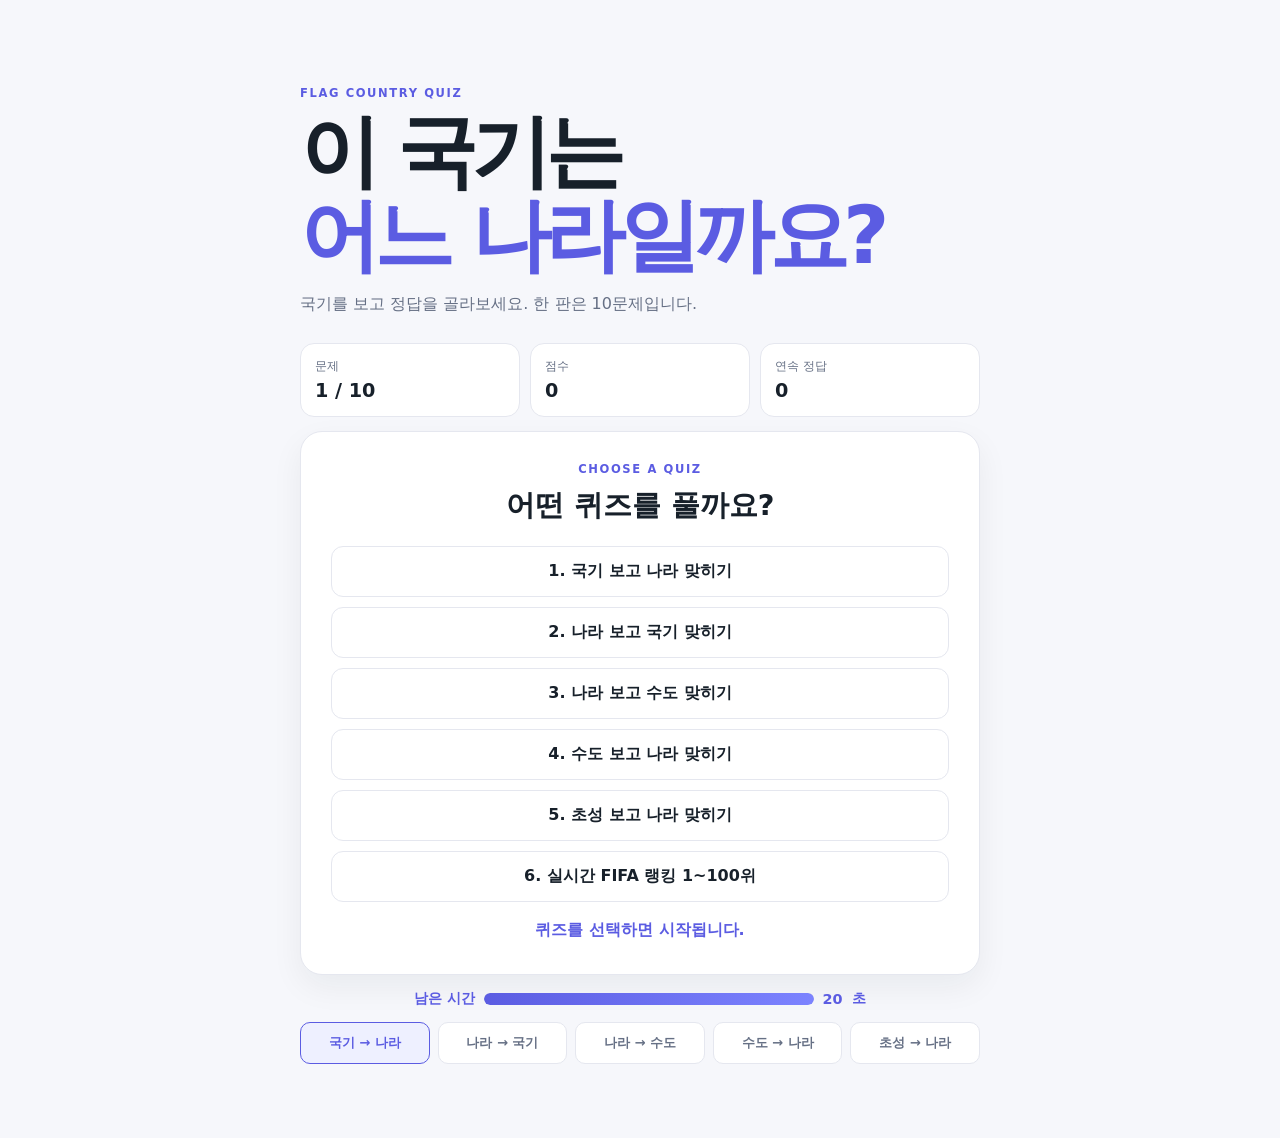
<file: index.html>
<!doctype html>
<html lang="ko">
  <head>
    <meta charset="utf-8">
    <meta name="viewport" content="width=device-width, initial-scale=1">
    <meta name="description" content="국기를 보고 나라 이름을 맞히는 미니 퀴즈 게임">
    <title>Flag Quiz · 국기 나라 맞히기</title>
    <link rel="stylesheet" href="styles.css?v=7">
    <script type="module" src="script.js?v=11"></script>
  </head>
  <body>
    <main class="app-shell">
      <header class="hero">
        <p class="eyebrow">FLAG COUNTRY QUIZ</p>
        <h1>이 국기는<br><span>어느 나라일까요?</span></h1>
        <p>국기를 보고 정답을 골라보세요. 한 판은 10문제입니다.</p>
      </header>

      <section class="scoreboard" aria-label="게임 점수">
        <div><span>문제</span><strong id="question-number">1 / 10</strong></div>
        <div><span>점수</span><strong id="score">0</strong></div>
        <div><span>연속 정답</span><strong id="streak">0</strong></div>
      </section>

      <section id="start-screen" class="start-screen" aria-labelledby="start-title">
        <p class="eyebrow">CHOOSE A QUIZ</p>
        <h2 id="start-title">어떤 퀴즈를 풀까요?</h2>
        <div class="start-options">
          <button type="button" data-start-category="flag-country">1. 국기 보고 나라 맞히기</button>
          <button type="button" data-start-category="country-flag">2. 나라 보고 국기 맞히기</button>
          <button type="button" data-start-category="country-capital">3. 나라 보고 수도 맞히기</button>
          <button type="button" data-start-category="capital-country">4. 수도 보고 나라 맞히기</button>
          <button type="button" data-start-category="initial-country">5. 초성 보고 나라 맞히기</button>
          <a class="start-option-link" href="rankings.html">6. 실시간 FIFA 랭킹 1~100위</a>
        </div>
        <p id="start-message" class="start-message">퀴즈를 선택하면 시작됩니다.</p>
      </section>
      <div class="timer" aria-live="polite"><span>남은 시간</span><div class="timer-track" aria-hidden="true"><span id="timer-progress"></span></div><strong id="timer">20</strong><span>초</span></div>

      <nav class="category-tabs" aria-label="퀴즈 종류">
        <button class="category-tab active" type="button" data-category="flag-country">국기 → 나라</button>
        <button class="category-tab" type="button" data-category="country-flag">나라 → 국기</button>
        <button class="category-tab" type="button" data-category="country-capital">나라 → 수도</button>
          <button class="category-tab" type="button" data-category="capital-country">수도 → 나라</button>
        <button class="category-tab" type="button" data-category="initial-country">초성 → 나라</button>
      </nav>

      <section class="quiz-card" aria-labelledby="quiz-title">
        <h2 id="quiz-title" class="sr-only">국기 퀴즈</h2>
        <div id="flag" class="flag" role="img" aria-label="국기"></div>
        <p id="prompt" class="prompt">정답을 선택하세요</p>
        <div id="answers" class="answers"></div>
        <div id="voice-answer" class="voice-answer" hidden><span>인식한 답</span><output id="recognized-answer">-</output></div>
        <p id="feedback" class="feedback" role="status" aria-live="polite"></p>
        <div class="voice-controls" aria-label="음성 기능"><span id="voice-status" role="status">문제를 읽고 있습니다…</span><button id="voice-retry" type="button">🎙️ 음성으로 답하기</button></div>
        <button id="next" class="next-button" type="button" hidden>다음 문제 →</button>
      </section>

      <section id="result" class="result-card" hidden aria-live="polite">
        <p class="eyebrow">QUIZ COMPLETE</p>
        <h2><span id="final-score">0</span> / 10</h2>
        <p id="result-message"></p>
        <button id="restart" class="next-button" type="button">다시 시작</button>
      </section>
    </main>
  </body>
</html>
</file>
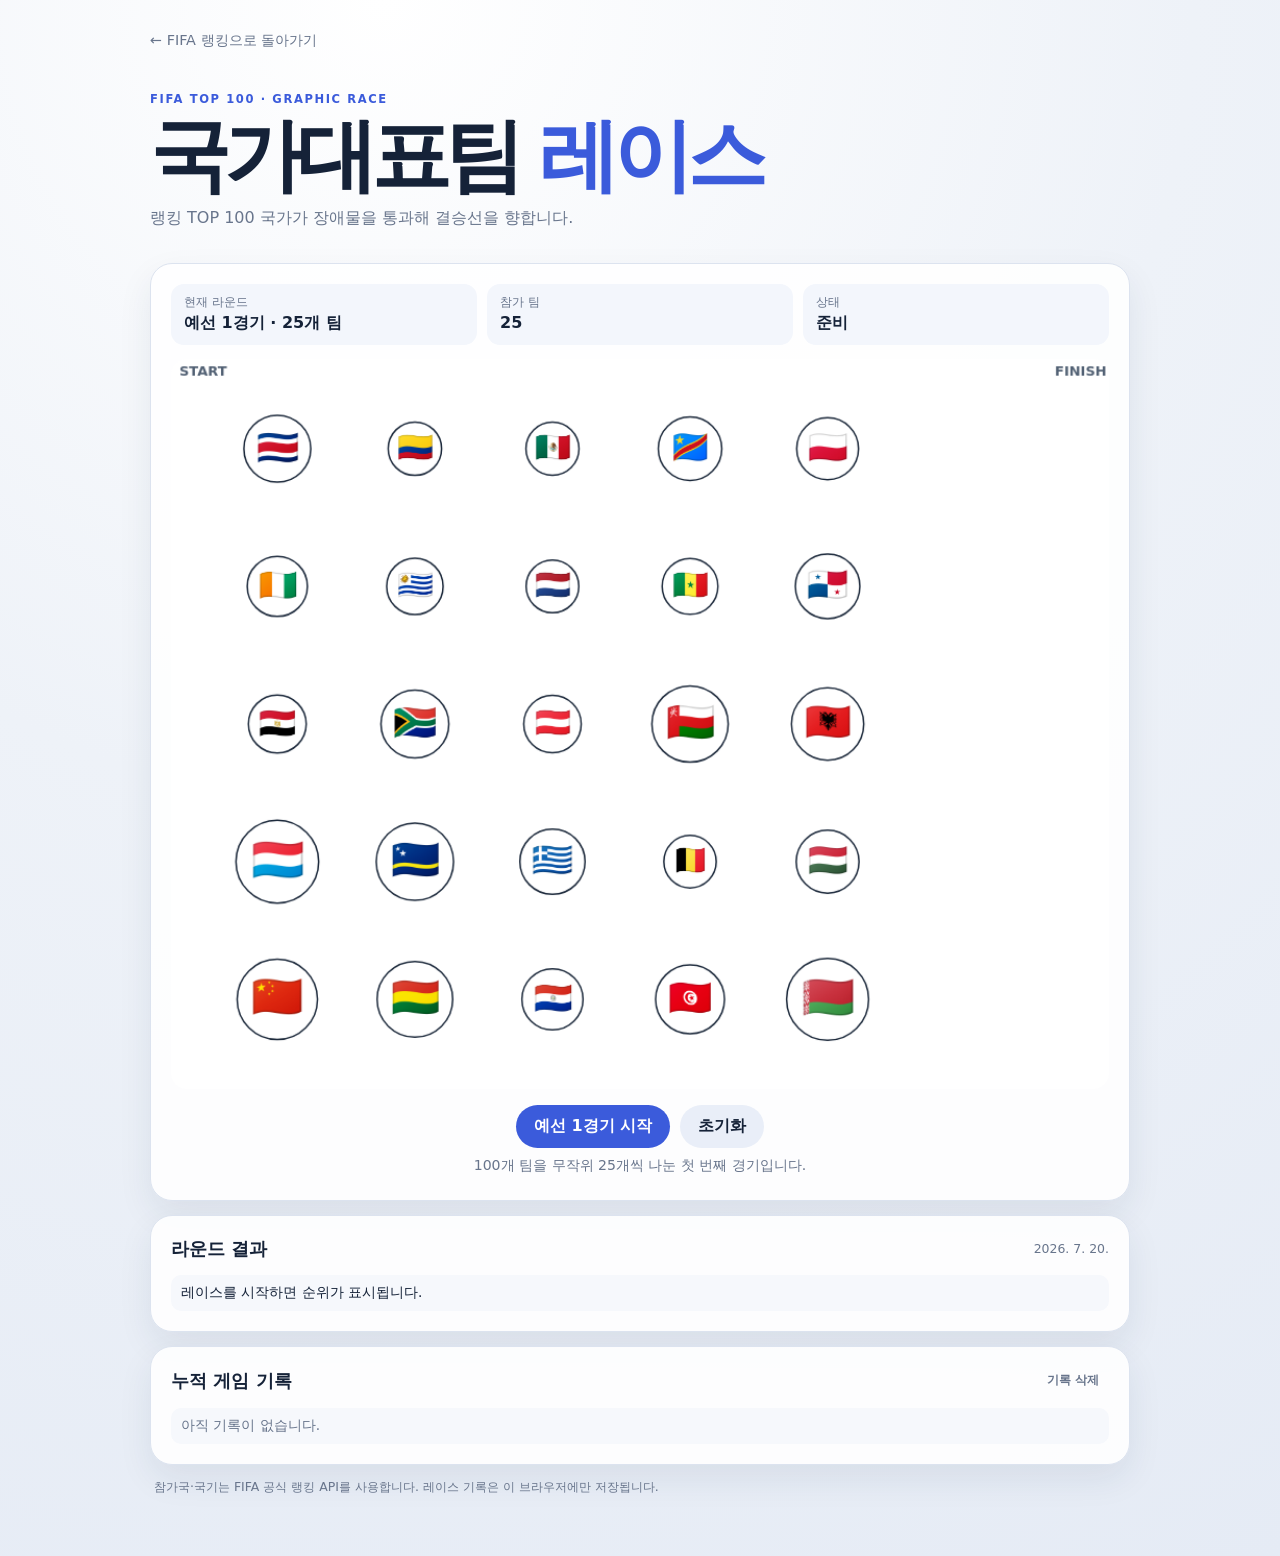
<file: football.html>
<!doctype html>
<html lang="ko">
  <head>
    <meta charset="utf-8">
    <meta name="viewport" content="width=device-width, initial-scale=1">
    <meta name="description" content="FIFA TOP 100 국가대표팀 그래픽 레이스 토너먼트">
    <title>FIFA TOP 100 그래픽 레이스</title>
    <link rel="stylesheet" href="football.css?v=5">
    <script src="vendor/matter.min.js?v=0.20.0"></script>
    <script type="module" src="football.js?v=10"></script>
  </head>
  <body>
    <main class="football-shell">
      <a class="back-link" href="rankings.html">← FIFA 랭킹으로 돌아가기</a>
      <header class="football-header">
        <p class="eyebrow">FIFA TOP 100 · GRAPHIC RACE</p>
        <h1>국가대표팀 <span>레이스</span></h1>
        <p>랭킹 TOP 100 국가가 장애물을 통과해 결승선을 향합니다.</p>
      </header>

      <section class="race-panel" aria-label="레이스 게임">
        <div class="race-toolbar">
          <div><span class="label">현재 라운드</span><strong id="round-label">FIFA TOP 100</strong></div>
          <div><span class="label">참가 팀</span><strong id="team-count">100</strong></div>
          <div><span class="label">상태</span><strong id="race-status">준비</strong></div>
        </div>
        <div class="canvas-wrap"><canvas id="race-canvas" width="900" height="700" aria-label="국가대표팀 가로 레이스 그래픽"></canvas><div id="canvas-loading" class="canvas-loading">FIFA TOP 100을 불러오는 중입니다…</div></div>
        <div class="race-controls"><button id="start-race" class="primary-button" type="button" disabled>레이스 시작</button><button id="reset-race" class="secondary-button" type="button">초기화</button></div>
        <p id="race-message" class="race-message" role="status" aria-live="polite"></p>
      </section>

      <section class="standings-panel" aria-labelledby="standings-title">
        <div class="section-heading"><h2 id="standings-title">라운드 결과</h2><span id="last-update"></span></div>
        <ol id="standings-list" class="standings-list"><li>레이스를 시작하면 순위가 표시됩니다.</li></ol>
      </section>

      <section class="history-panel" aria-labelledby="history-title">
        <div class="section-heading"><h2 id="history-title">누적 게임 기록</h2><button id="clear-history" class="text-button" type="button">기록 삭제</button></div>
        <ul id="history-list" class="history-list"><li>아직 기록이 없습니다.</li></ul>
      </section>
      <p class="source-note">참가국·국기는 FIFA 공식 랭킹 API를 사용합니다. 레이스 기록은 이 브라우저에만 저장됩니다.</p>
    </main>
  </body>
</html>
</file>
<file: styles.css>
:root { --ink:#17202a; --muted:#667085; --paper:#f6f7fb; --card:#fff; --line:#e5e7ef; --accent:#5b5ce2; --good:#087443; --bad:#b42318; }
* { box-sizing:border-box; }
body { margin:0; min-height:100vh; color:var(--ink); background:var(--paper); font-family:system-ui,"Noto Sans KR",sans-serif; }
.app-shell { width:min(680px,calc(100% - 32px)); margin:0 auto; padding:32px 0 60px; }
.back-link { color:var(--muted); font-size:.85rem; text-decoration:none; } .back-link:hover { color:var(--ink); }
.hero { padding:54px 0 28px; } .eyebrow { margin:0 0 10px; color:var(--accent); font-size:.72rem; font-weight:800; letter-spacing:.14em; } h1 { margin:0 0 16px; font-size:clamp(2.8rem,8vw,5rem); line-height:1.05; letter-spacing:-.07em; } h1 span { color:var(--accent); } .hero p:last-child { margin:0; color:var(--muted); }
.scoreboard { display:grid; grid-template-columns:repeat(3,1fr); gap:10px; margin-bottom:14px; } .scoreboard div { padding:14px; border:1px solid var(--line); border-radius:14px; background:var(--card); } .scoreboard span,.scoreboard strong { display:block; } .scoreboard span { color:var(--muted); font-size:.75rem; } .scoreboard strong { margin-top:4px; font-size:1.2rem; }
.category-tabs { display:grid; grid-template-columns:repeat(5,1fr); gap:8px; margin-bottom:14px; } .category-tab { padding:11px 8px; border:1px solid var(--line); border-radius:10px; color:var(--muted); background:var(--card); cursor:pointer; font:inherit; font-size:.82rem; font-weight:700; } .category-tab.active { border-color:var(--accent); color:var(--accent); background:#eef0ff; }
.start-screen { padding:30px; margin-bottom:14px; border:1px solid var(--line); border-radius:22px; background:var(--card); text-align:center; box-shadow:0 12px 32px rgba(23,32,42,.06); } .start-screen h2 { margin:0 0 20px; font-size:1.8rem; } .start-options { display:grid; gap:10px; } .start-options button,.start-option-link { display:block; padding:14px; border:1px solid var(--line); border-radius:12px; color:var(--ink); background:#fff; cursor:pointer; font:inherit; font-weight:700; text-decoration:none; } .start-options button:hover,.start-options button:focus-visible,.start-option-link:hover,.start-option-link:focus-visible { border-color:var(--accent); outline:3px solid #eef0ff; } .start-message { min-height:24px; margin:18px 0 0; color:var(--accent); font-weight:700; }
.timer { display:flex; align-items:center; justify-content:center; gap:8px; margin:0 0 14px; color:var(--accent); font-size:.9rem; font-weight:700; } .timer-track { width:min(330px,55vw); height:12px; overflow:hidden; border-radius:999px; background:#e4e6f2; box-shadow:inset 0 1px 3px rgba(23,32,42,.12); } .timer-track span { display:block; width:100%; height:100%; border-radius:inherit; background:linear-gradient(90deg,#5b5ce2,#7c83ff); transition:width .9s linear,background .2s ease; } .timer strong { display:inline-grid; place-items:center; min-width:22px; color:var(--accent); } .timer.warning { color:var(--bad); } .timer.warning .timer-track span { background:linear-gradient(90deg,#f59e0b,#dc2626); } .timer.warning strong { color:var(--bad); }
.quiz-card,.result-card { padding:28px; border:1px solid var(--line); border-radius:22px; background:var(--card); box-shadow:0 12px 32px rgba(23,32,42,.06); text-align:center; } .flag { display:grid; place-items:center; width:100%; height:190px; margin-bottom:20px; border-radius:16px; background:#f1f2f7; line-height:1; } .flag img { display:block; width:280px; height:170px; object-fit:contain; border-radius:4px; box-shadow:0 8px 20px rgba(23,32,42,.12); } .flag[hidden] { display:none; } .prompt { min-height:28px; margin:0 0 18px; color:var(--muted); } .prompt strong { color:var(--ink); font-size:1.45rem; } .answers { display:grid; grid-template-columns:repeat(2,1fr); gap:10px; } .answer { min-height:52px; padding:10px 14px; border:1px solid var(--line); border-radius:12px; color:var(--ink); background:#fff; cursor:pointer; font:inherit; font-weight:700; } .answer:hover,.answer:focus-visible { border-color:var(--accent); outline:3px solid #eef0ff; } .answer:disabled { cursor:default; opacity:.7; } .answer.correct { border-color:var(--good); color:#fff; background:var(--good); } .answer.wrong { border-color:var(--bad); color:#fff; background:var(--bad); } .choice-number { display:inline-grid; place-items:center; width:24px; height:24px; margin-right:8px; border-radius:50%; color:#fff; background:var(--accent); font-size:.8rem; vertical-align:middle; } .answer-flag { display:block; width:150px; height:70px; margin:0 auto; object-fit:contain; } .answer-label { display:block; margin-top:8px; color:inherit; font-size:.85rem; font-weight:700; }
.feedback { min-height:24px; margin:18px 0 8px; font-weight:700; } .feedback.good { color:var(--good); } .feedback.bad { color:var(--bad); } .next-button { padding:12px 18px; border:0; border-radius:999px; color:#fff; background:var(--ink); cursor:pointer; font:inherit; font-weight:700; } .next-button:hover { background:var(--accent); } .result-card { margin-top:14px; } .result-card h2 { margin:0; font-size:4rem; letter-spacing:-.08em; } .result-card p:not(.eyebrow) { color:var(--muted); }
.voice-answer { display:grid; gap:4px; max-width:420px; margin:0 auto 14px; color:var(--muted); font-size:.8rem; } .voice-answer output { min-height:24px; padding:10px 14px; border:1px solid var(--line); border-radius:12px; color:var(--ink); background:#fff; font-size:1.05rem; font-weight:700; }
.voice-controls { display:flex; align-items:center; justify-content:center; flex-wrap:wrap; gap:8px; margin:8px 0 16px; } .voice-controls button { padding:9px 12px; border:1px solid var(--line); border-radius:999px; color:var(--ink); background:#fff; cursor:pointer; font:inherit; font-size:.8rem; } .voice-controls button:disabled { opacity:.5; } #voice-status { color:var(--muted); font-size:.78rem; }
.sr-only { position:absolute; width:1px; height:1px; padding:0; margin:-1px; overflow:hidden; clip:rect(0,0,0,0); white-space:nowrap; border:0; }
@media (max-width:700px) { .voice-controls { display:flex; } }
@media (max-width:520px) { .app-shell { width:min(100% - 24px,680px); padding-top:20px; } .hero { padding:40px 0 24px; } .quiz-card,.result-card { padding:18px; } .flag { min-height:150px; } .answers { grid-template-columns:1fr; } .category-tabs { grid-template-columns:repeat(2,1fr); } }
</file>
<file: football.css>
:root { --ink:#152238; --muted:#68758c; --paper:#eef2f8; --card:#fff; --line:#dce3ef; --accent:#3b5bdb; --good:#087443; --bad:#b42318; }
* { box-sizing:border-box; }
body { margin:0; min-height:100vh; color:var(--ink); background:radial-gradient(circle at 30% 0,#fff 0,#eef2f8 45%,#e5ebf5 100%); font-family:system-ui,"Noto Sans KR",sans-serif; }
.football-shell { width:min(980px,calc(100% - 32px)); margin:0 auto; padding:30px 0 60px; } .back-link { color:var(--muted); font-size:.9rem; text-decoration:none; } .back-link:hover { color:var(--ink); }
.football-header { padding:42px 0 20px; } .eyebrow { margin:0 0 10px; color:var(--accent); font-size:.72rem; font-weight:800; letter-spacing:.14em; } h1 { margin:0 0 12px; font-size:clamp(2.5rem,8vw,5rem); line-height:1; letter-spacing:-.08em; } h1 span { color:var(--accent); } .football-header p:last-child { margin:0; color:var(--muted); }
.race-panel,.standings-panel,.history-panel { margin-top:14px; padding:20px; border:1px solid var(--line); border-radius:22px; background:rgba(255,255,255,.9); box-shadow:0 14px 34px rgba(31,47,78,.08); } .race-toolbar { display:grid; grid-template-columns:repeat(3,1fr); gap:10px; margin-bottom:14px; } .race-toolbar div { padding:11px 13px; border-radius:13px; background:#f3f6fc; } .label { display:block; color:var(--muted); font-size:.72rem; } .race-toolbar strong { display:block; margin-top:3px; font-size:1rem; }
.canvas-wrap { position:relative; width:100%; overflow:hidden; border-radius:16px; background:#fff; } canvas { display:block; width:100%; height:auto; background:#fff; } .canvas-loading { position:absolute; inset:0; display:grid; place-items:center; color:#fff; background:rgba(21,34,56,.7); font-weight:800; } .canvas-loading[hidden] { display:none; }
.race-controls { display:flex; justify-content:center; gap:10px; margin:16px 0 8px; } .primary-button,.secondary-button,.text-button { padding:11px 18px; border:0; border-radius:999px; cursor:pointer; font:inherit; font-weight:800; } .primary-button { color:#fff; background:var(--accent); } .primary-button:hover { background:#2f49b3; } .primary-button:disabled { cursor:wait; opacity:.5; } .secondary-button { color:var(--ink); background:#e9eef8; } .text-button { padding:5px 10px; color:var(--muted); background:transparent; font-size:.78rem; } .text-button:hover { color:var(--bad); } .race-message { min-height:24px; margin:0; color:var(--muted); text-align:center; font-size:.88rem; }
.section-heading { display:flex; align-items:center; justify-content:space-between; gap:12px; } h2 { margin:0; font-size:1.15rem; } #last-update { color:var(--muted); font-size:.78rem; } .standings-list,.history-list { display:grid; gap:7px; margin:14px 0 0; padding:0; list-style:none; } .standings-list li,.history-list li { display:flex; align-items:center; gap:10px; padding:9px 10px; border-radius:10px; background:#f6f8fc; font-size:.85rem; } .standings-list li strong { min-width:30px; color:var(--accent); } .rank-note { margin-left:auto; color:var(--muted); font-size:.74rem; } .mini-flag { width:28px; height:19px; border-radius:3px; object-fit:cover; } .history-list li { justify-content:space-between; color:var(--muted); } .history-list strong { color:var(--ink); } .source-note { margin:14px 4px 0; color:var(--muted); font-size:.78rem; }
.flag-fallback { display:inline-flex; width:28px; height:19px; align-items:center; justify-content:center; font-size:20px; line-height:1; }
.flag-fallback[hidden] { display:none; }
@media (max-width:560px) { .football-shell { width:min(100% - 24px,980px); padding-top:20px; } .football-header { padding:36px 0 18px; } .race-panel,.standings-panel,.history-panel { padding:14px; border-radius:18px; } .race-toolbar { gap:6px; } .race-toolbar div { padding:9px 8px; } .race-toolbar strong { font-size:.84rem; } .race-controls button { flex:1; padding-inline:10px; } }
</file>
